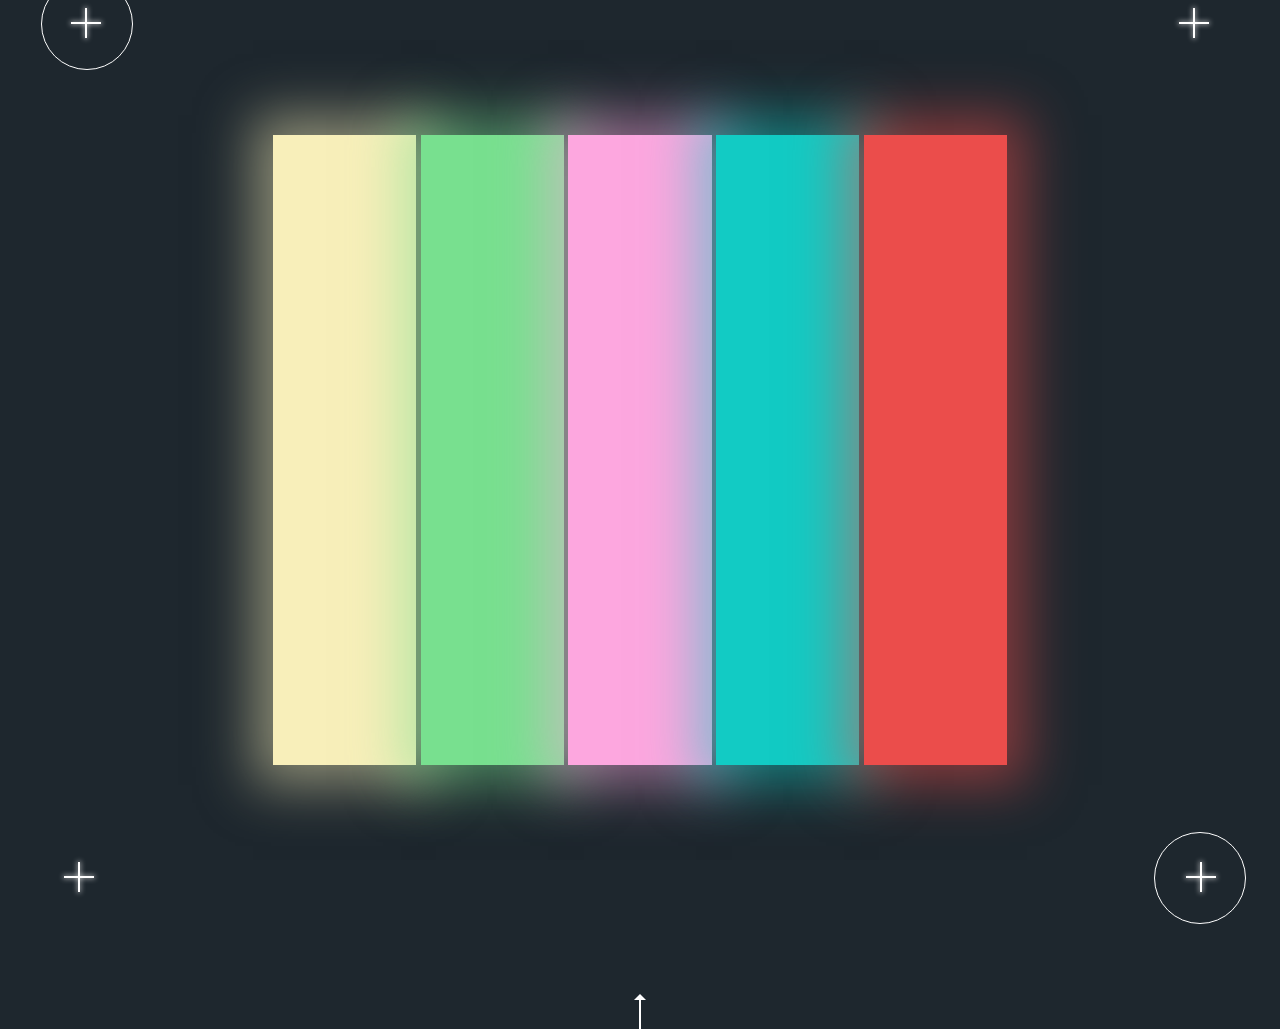
<file: modules/b01/index.html>
<!DOCTYPE html>
<html lang="en" >
<head>
<meta charset="UTF-8">
<meta name="viewport" content="width=device-width, initial-scale=1">
<title>Gladless</title>
<link rel="stylesheet" href="./lib/css/style.css">
<script src="./config.js"></script>
<style>
#canvas {
  position: absolute;
  z-index: 99;
  left: 50%;
  top: -300px;
  transform: translateX(-50%);
  animation:animation99 2s 4.5s ease-out forwards;
  width:1000px;
  height: 300px;
}
@media screen and (max-width: 500px) {
    #canvas{
      width:500px;
      height: 150px;
    }
}
@keyframes animation99{
  0%{opacity:0;top: -300px;}
  35%{opacity:1;top: -100px;}
  52%{opacity:1;top: -110px;}
  70%{opacity:1;top: -100px;}
  83%{opacity:1;top: -105px;}
  100%{opacity:1;top: -100px;}
}
@media screen and (max-width: 500px) {
    @keyframes animation99{
    0%{opacity:0;top: -200px;}
    35%{opacity:1;top: 0px;}
    52%{opacity:1;top: -10px;}
    70%{opacity:1;top: 0px;}
    83%{opacity:1;top: -5px;}
    100%{opacity:1;top: 0px;}
}
}
</style>
</head>

<body>
  <canvas id="canvas" width="1000" height="300"></canvas>

<div class="main-container"> 
  <div class="x x-top">
    <div class="plus left plus-top-left"></div>
    <div class="plus right plus-top-right"></div>
  </div>
  <div class="video">
    <div class="colors">
      <div class="color1 color"></div>
      <div class="color2 color"></div>
      <div class="color3 color"></div>
      <div class="color4 color"></div>
      <div class="color5 color"></div>
    </div>
  </div>
  <div class="x x-bottom">
    <div class="plus left plus-bottom-left"></div>
    <div class="plus right plus-bottom-right"></div>
  </div>
  <!--second elements-->
  <div class="bg"></div>
  <div class="arrow arrow-top">
    <div class="head"></div>
  </div>
  <div class="arrow arrow-bottom">
    <div class="head2"></div>
  </div>
  <div class="big"></div>
  <div class="plus plus-center plus1"></div>
  <div class="plus plus-center plus2"></div>
  <div class="plus plus-center plus3"></div>
  <div class="plus plus-center plus4"></div>
  <div class="center-square"></div>
  <div class="top-text first-text">
    <div class="this">✣&nbsp;</div>
    <div class="is" id="topText">Glad&nbsp;</div>
    <div class="my">✣</div>
  </div>
  <div class="bottom-text first-text">
    <div class="this">ℰ&nbsp;</div>
    <div class="is" id="bottomText">诸君 共饮&nbsp;</div>
    <div class="my">ℨ</div>
  </div>
 
  <div class="projects">
    <div class="row row-first">
		<a href="#" target="_blank"><div class="project binary"></div></a><a target="_blank" href="#"><div class="project arcade"></div></a><a href="#" target="_blank"><div class="project building"></div></a><a  target="_blank" href="#"><div class="project ball"></div></a> 
	  </div>
    <div class="row row-second">
		<a target="_blank" href="#"><div class="project pikachu"></div></a><a target="_blank" href="#"><div class="project torchic"></div></a><a target="_blank" href="#"><div class="project portfolio"></div></a><a target="_blank" href="#"><div class="project ps4"></div></a>
    </div>
  </div>
</div>



<script>
"use strict";
var phrase = Config.boundText
document.title = Config.title
document.querySelector("#topText").innerHTML = Config.topText
  document.querySelector("#bottomText").innerHTML = Config.bottomText
  let arr = document.querySelectorAll(".project", "after")
  for (let i = 0; i < 8; i++) {
    if (Config.categarys[i]) {
      arr[i].innerHTML = "<span>"+Config.categarys[i]+"</span>"
      arr[i].parentNode.href = "./categary" + (i + 1) + "/index.html?name=" + Config.categarys[i]
    } 
  }



var _createClass = function () { function defineProperties(target, props) { for (var i = 0; i < props.length; i++) { var descriptor = props[i]; descriptor.enumerable = descriptor.enumerable || false; descriptor.configurable = true; if ("value" in descriptor) descriptor.writable = true; Object.defineProperty(target, descriptor.key, descriptor); } } return function (Constructor, protoProps, staticProps) { if (protoProps) defineProperties(Constructor.prototype, protoProps); if (staticProps) defineProperties(Constructor, staticProps); return Constructor; }; }();

function _possibleConstructorReturn(self, call) { if (!self) { throw new ReferenceError("this hasn't been initialised - super() hasn't been called"); } return call && (typeof call === "object" || typeof call === "function") ? call : self; }

function _inherits(subClass, superClass) { if (typeof superClass !== "function" && superClass !== null) { throw new TypeError("Super expression must either be null or a function, not " + typeof superClass); } subClass.prototype = Object.create(superClass && superClass.prototype, { constructor: { value: subClass, enumerable: false, writable: true, configurable: true } }); if (superClass) Object.setPrototypeOf ? Object.setPrototypeOf(subClass, superClass) : subClass.__proto__ = superClass; }

function _classCallCheck(instance, Constructor) { if (!(instance instanceof Constructor)) { throw new TypeError("Cannot call a class as a function"); } }


var TWOPI = Math.PI * 2;

function distance(x1, y1, x2, y2) {
  var dx = x1 - x2;
  var dy = y1 - y2;
  return Math.sqrt(dx * dx + dy * dy);
}

var gravity = 0.8;

// VNode class

var VNode = function () {
  function VNode(node) {
    _classCallCheck(this, VNode);

    this.x = node.x || 0;
    this.y = node.y || 0;
    this.oldX = this.x;
    this.oldY = this.y;
    this.w = node.w || 2;
    this.angle = node.angle || 0;
    this.gravity = node.gravity || gravity;
    this.mass = node.mass || 1.0;

    this.color = node.color;
    this.letter = node.letter;

    this.pointerMove = node.pointerMove;
    this.fixed = node.fixed;
  }
  // verlet integration


  _createClass(VNode, [{
    key: 'integrate',
    value: function integrate(pointer) {

      if (this.lock && (!this.lockX || !this.lockY)) {
        this.lockX = this.x;
        this.lockY = this.y;
      }

      if (this.pointerMove && pointer && distance(this.x, this.y, pointer.x, pointer.y) < this.w + pointer.w) {
        this.x += (pointer.x - this.x) / (this.mass * 18);
        this.y += (pointer.y - this.y) / (this.mass * 18);
      } else if (this.lock) {
        this.x += (this.lockX - this.x) * this.lock;
        this.y += (this.lockY - this.y) * this.lock;
      }

      if (!this.fixed) {
        var x = this.x;
        var y = this.y;
        this.x += this.x - this.oldX;
        this.y += this.y - this.oldY + this.gravity;
        this.oldX = x;
        this.oldY = y;
      }
    }
  }, {
    key: 'set',
    value: function set(x, y) {
      this.oldX = this.x = x;
      this.oldY = this.y = y;
    }
    // draw node

  }, {
    key: 'draw',
    value: function draw(ctx) {
      if (!this.color) {
        return;
      }
      // ctx.globalAlpha = 0.8;
      ctx.translate(this.x, this.y);
      ctx.rotate(this.angle);
      ctx.fillStyle = this.color;

      ctx.beginPath();
      if (this.letter) {
        ctx.globalAlpha = 1;
        ctx.rotate(Math.PI / 2);

        ctx.rect(-7, 0, 14, 1);

        ctx.textAlign = 'center';
        ctx.textBaseline = 'middle';
        ctx.font = 'bold 44px "Bebas Neue", monospace';
        ctx.fillStyle = '#000';
        ctx.fillText(this.letter, 0, this.w * .25 + 4);

        ctx.fillStyle = this.color;
        ctx.fillText(this.letter, 0, this.w * .25);
      } else {
        ctx.globalAlpha = 0.2;
        ctx.rect(-this.w, -this.w, this.w * 2, this.w * 2);
        // ctx.arc(this.x, this.y, this.w, 0, 2 * Math.PI);
      }
      ctx.closePath();
      ctx.fill();
      ctx.setTransform(1, 0, 0, 1, 0, 0);
    }
  }]);

  return VNode;
}();
// constraint class


var Constraint = function () {
  function Constraint(n0, n1, stiffness) {
    _classCallCheck(this, Constraint);

    this.n0 = n0;
    this.n1 = n1;
    this.dist = distance(n0.x, n0.y, n1.x, n1.y);
    this.stiffness = stiffness || 0.5;
    this.firstRun = true;
  }
  // solve constraint


  _createClass(Constraint, [{
    key: 'solve',
    value: function solve() {
      var dx = this.n0.x - this.n1.x;
      var dy = this.n0.y - this.n1.y;

      var newAngle = Math.atan2(dy, dx);
      this.n1.angle = newAngle;

      var currentDist = distance(this.n0.x, this.n0.y, this.n1.x, this.n1.y);
      var delta = this.stiffness * (currentDist - this.dist) / currentDist;
      dx *= delta;
      dy *= delta;

      if (this.firstRun) {
        this.firstRun = false;
        if (!this.n1.fixed) {
          this.n1.x += dx;
          this.n1.y += dy;
        }
        if (!this.n0.fixed) {
          this.n0.x -= dx;
          this.n0.y -= dy;
        }
        return;
      }

      var m1 = this.n0.mass + this.n1.mass;
      var m2 = this.n0.mass / m1;
      m1 = this.n1.mass / m1;

      if (!this.n1.fixed) {
        this.n1.x += dx * m2;
        this.n1.y += dy * m2;
      }
      if (!this.n0.fixed) {
        this.n0.x -= dx * m1;
        this.n0.y -= dy * m1;
      }
    }
    // draw constraint

  }, {
    key: 'draw',
    value: function draw(ctx) {
      ctx.globalAlpha = 0.9;
      ctx.beginPath();
      ctx.moveTo(this.n0.x, this.n0.y);
      ctx.lineTo(this.n1.x, this.n1.y);
      ctx.strokeStyle = "#fff";
      ctx.stroke();
    }
  }]);

  return Constraint;
}();

var Rope = function () {
  function Rope(rope) {
    _classCallCheck(this, Rope);

    var x = rope.x,
        y = rope.y,
        length = rope.length,
        points = rope.points,
        vertical = rope.vertical,
        fixedEnds = rope.fixedEnds,
        startNode = rope.startNode,
        letter = rope.letter,
        endNode = rope.endNode,
        stiffness = rope.stiffness,
        constrain = rope.constrain,
        gravity = rope.gravity,
        pointerMove = rope.pointerMove;


    this.stiffness = stiffness || 1;
    this.nodes = [];
    this.constraints = [];
    if (letter === ' ') {
      return this;
    }

    var dist = length / points;

    for (var i = 0, _last = points - 1; i < points; i++) {

      var size = letter && i === _last ? 15 : 2;
      var spacing = dist * i + size;
      var node = new VNode({
        w: size,
        mass: .1, //(i === last ? .5 : .1),
        fixed: fixedEnds && (i === 0 || i === _last)
      });

      node = i === 0 && startNode || i === _last && endNode || node;

      node.gravity = gravity;
      //node.pointerMove = pointerMove;

      if (i === _last && letter) {
        node.letter = letter;
        node.color = '#FFF';
        node.pointerMove = true;
      }

      node.oldX = node.x = x + (!vertical ? spacing : 0);
      node.oldY = node.y = y + (vertical ? spacing : 0);

      this.nodes.push(node);
    }

    constrain ? this.makeConstraints() : null;
  }

  _createClass(Rope, [{
    key: 'makeConstraints',
    value: function makeConstraints() {
      for (var i = 1; i < this.nodes.length; i++) {
        this.constraints.push(new Constraint(this.nodes[i - 1], this.nodes[i], this.stiffness));
      }
    }
  }, {
    key: 'run',
    value: function run(pointer) {
      // integration
      var _iteratorNormalCompletion = true;
      var _didIteratorError = false;
      var _iteratorError = undefined;

      try {
        for (var _iterator = this.nodes[Symbol.iterator](), _step; !(_iteratorNormalCompletion = (_step = _iterator.next()).done); _iteratorNormalCompletion = true) {
          var n = _step.value;

          n.integrate(pointer);
        }
        // solve constraints
      } catch (err) {
        _didIteratorError = true;
        _iteratorError = err;
      } finally {
        try {
          if (!_iteratorNormalCompletion && _iterator.return) {
            _iterator.return();
          }
        } finally {
          if (_didIteratorError) {
            throw _iteratorError;
          }
        }
      }

      for (var i = 0; i < 5; i++) {
        var _iteratorNormalCompletion2 = true;
        var _didIteratorError2 = false;
        var _iteratorError2 = undefined;

        try {
          for (var _iterator2 = this.constraints[Symbol.iterator](), _step2; !(_iteratorNormalCompletion2 = (_step2 = _iterator2.next()).done); _iteratorNormalCompletion2 = true) {
            var _n = _step2.value;

            _n.solve();
          }
        } catch (err) {
          _didIteratorError2 = true;
          _iteratorError2 = err;
        } finally {
          try {
            if (!_iteratorNormalCompletion2 && _iterator2.return) {
              _iterator2.return();
            }
          } finally {
            if (_didIteratorError2) {
              throw _iteratorError2;
            }
          }
        }
      }
    }

    // draw(ctx) {
    //   // draw constraints
    //   this.constraints.forEach(n => {
    //     n.draw(ctx);
    //   });
    //   // draw nodes
    //   this.nodes.forEach(n => {
    //     n.draw(ctx);
    //   })
    // }

  }, {
    key: 'draw',
    value: function draw(ctx) {

      var vertices = Array.from(this.constraints).reduce(function (p, c, i, a) {
        p.push(c.n0);
        if (i == a.length - 1) p.push(c.n1);
        return p;
      }, []);

      var h = function h(x, y) {
        return Math.sqrt(x * x + y * y);
      };
      var tension = 0.5;

      if (!vertices.length) return;

      var controls = vertices.map(function () {
        return null;
      });
      for (var i = 1; i < vertices.length - 1; ++i) {
        var previous = vertices[i - 1];
        var current = vertices[i];
        var next = vertices[i + 1];

        var rdx = next.x - previous.x,
            rdy = next.y - previous.y,
            rd = h(rdx, rdy),
            dx = rdx / rd,
            dy = rdy / rd;

        var dp = h(current.x - previous.x, current.y - previous.y),
            dn = h(current.x - next.x, current.y - next.y);

        var cpx = current.x - dx * dp * tension,
            cpy = current.y - dy * dp * tension,
            cnx = current.x + dx * dn * tension,
            cny = current.y + dy * dn * tension;

        controls[i] = {
          cp: {
            x: cpx,
            y: cpy
          },
          cn: {
            x: cnx,
            y: cny
          }
        };
      }

      controls[0] = {
        cn: {
          x: (vertices[0].x + controls[1].cp.x) / 2,
          y: (vertices[0].y + controls[1].cp.y) / 2
        }
      };

      controls[vertices.length - 1] = {
        cp: {
          x: (vertices[vertices.length - 1].x + controls[vertices.length - 2].cn.x) / 2,
          y: (vertices[vertices.length - 1].y + controls[vertices.length - 2].cn.y) / 2
        }
      };

      // Draw vertices & control points
      // ctx.fillStyle = 'blue';
      // ctx.fillRect(vertices[0].x, vertices[0].y, 4, 4);
      // for (let i = 1; i < vertices.length; ++i)
      // {
      //  const v = vertices[i];
      //  const ca = controls[i - 1];
      //  const cb = controls[i];
      //  ctx.fillStyle = 'blue';
      //  ctx.fillRect(v.x, v.y, 4, 4);
      //  ctx.fillStyle = 'green';
      //  ctx.fillRect(ca.cn.x, ca.cn.y, 4, 4);
      //  ctx.fillRect(cb.cp.x, cb.cp.y, 4, 4);
      // }

      ctx.globalAlpha = 0.9;
      ctx.beginPath();
      ctx.moveTo(vertices[0].x, vertices[0].y);
      for (var _i = 1; _i < vertices.length; ++_i) {
        var v = vertices[_i];
        var ca = controls[_i - 1];
        var cb = controls[_i];

        ctx.bezierCurveTo(ca.cn.x, ca.cn.y, cb.cp.x, cb.cp.y, v.x, v.y);
      }
      ctx.strokeStyle = 'white';
      ctx.stroke();
      ctx.closePath();

      // draw nodes
      this.nodes.forEach(function (n) {
        n.draw(ctx);
      });
    }
  }]);

  return Rope;
}();

// Pointer class


var Pointer = function (_VNode) {
  _inherits(Pointer, _VNode);

  function Pointer(canvas) {
    _classCallCheck(this, Pointer);

    var _this = _possibleConstructorReturn(this, (Pointer.__proto__ || Object.getPrototypeOf(Pointer)).call(this, {
      x: 0,
      y: 0,
      w: 8,
      color: '#F00',
      fixed: true
    }));

    _this.elem = canvas;
    canvas.addEventListener("mousemove", function (e) {
      return _this.move(e);
    }, false);
    canvas.addEventListener("touchmove", function (e) {
      return _this.move(e);
    }, false);
    return _this;
  }

  _createClass(Pointer, [{
    key: 'move',
    value: function move(e) {
      var touchMode = e.targetTouches;
      var pointer = e;
      if (touchMode) {
        e.preventDefault();
        pointer = touchMode[0];
      }
      var rect = this.elem.getBoundingClientRect();
      var cw = this.elem.width;
      var ch = this.elem.height;

      // get the scale based on actual width;
      var sx = cw / this.elem.offsetWidth;
      var sy = ch / this.elem.offsetHeight;

      this.x = (pointer.clientX - rect.left) * sx;
      this.y = (pointer.clientY - rect.top) * sy;
    }
  }]);

  return Pointer;
}(VNode);

var Scene = function () {
  function Scene(canvas) {
    _classCallCheck(this, Scene);

    this.draw = true;
    this.canvas = canvas;
    this.ctx = canvas.getContext('2d');

    this.nodes = new Set();
    this.constraints = new Set();
    this.ropes = [];

    this.pointer = new Pointer(canvas);
    this.nodes.add(this.pointer);

    this.run = this.run.bind(this);
    this.addRope = this.addRope.bind(this);
    this.add = this.add.bind(this);
  }

  // animation loop


  _createClass(Scene, [{
    key: 'run',
    value: function run() {
      var _this2 = this;

      // if (!canvas.isConnected) {
      //   return;
      // }
      requestAnimationFrame(this.run);
      // clear screen
      this.ctx.clearRect(0, 0, this.canvas.width, this.canvas.height);

      this.ropes.forEach(function (rope) {
        rope.run(_this2.pointer);
      });

      this.ropes.forEach(function (rope) {
        rope.draw(_this2.ctx);
      });

      // // integration
      // for (let n of nodes) {
      //   n.integrate(pointer);
      // }
      // solve constraints
      // for (let i = 0; i < 4; i++) {
      //   for (let n of constraints) {
      //     n.solve();
      //   }
      // }
      // // draw constraints
      // for (let n of constraints) {
      //   n.draw(ctx);
      // }
      // draw nodes
      var _iteratorNormalCompletion3 = true;
      var _didIteratorError3 = false;
      var _iteratorError3 = undefined;

      try {
        for (var _iterator3 = this.nodes[Symbol.iterator](), _step3; !(_iteratorNormalCompletion3 = (_step3 = _iterator3.next()).done); _iteratorNormalCompletion3 = true) {
          var n = _step3.value;

          n.draw(this.ctx);
        }
      } catch (err) {
        _didIteratorError3 = true;
        _iteratorError3 = err;
      } finally {
        try {
          if (!_iteratorNormalCompletion3 && _iterator3.return) {
            _iterator3.return();
          }
        } finally {
          if (_didIteratorError3) {
            throw _iteratorError3;
          }
        }
      }
    }
  }, {
    key: 'addRope',
    value: function addRope(rope) {
      this.ropes.push(rope);
    }
  }, {
    key: 'add',
    value: function add(struct) {

      // load nodes
      for (var n in struct.nodes) {
        this.nodes.add(struct.nodes[n]);
        /*
       const node = new Node(struct.nodes[n]);
       struct.nodes[n].id = node;
       nodes.add(node);
       */
      }

      // load constraints
      for (var i = 0; i < struct.constraints.length; i++) {
        var c = struct.constraints[i];
        this.constraints.add(c);
        /*
        new Constraint(
          struct.nodes[c[0]].id,
          struct.nodes[c[1]].id
        )
       );
       */
      }
    }
  }]);

  return Scene;
}();

var scene = new Scene(document.querySelector('#canvas'));

scene.run();

// const pointer = new Pointer(canvas);



var r = new Rope({
  x: scene.canvas.width * 0.15,
  y: 40,
  length: scene.canvas.width * 0.7,
  points: phrase.length,
  vertical: false,
  dangleEnd: false,
  fixedEnds: true,
  stiffness: 1.5,
  constrain: false,
  gravity: 0.1
});

var center = r.nodes.length / 2;

var ropes = r.nodes.map(function (n, i) {

  n.set(n.x, 60 + 80 * (1 - Math.abs((center - i) % center / center)));

  if (phrase[i] !== ' ') {

    //if ( i !== 0 && i !== r.nodes.length - 1 ) {
    return new Rope({
      startNode: n,
      x: n.x,
      y: n.y,
      length: 60,
      points: 4,
      letter: phrase[i],
      vertical: true,
      stiffness: 1, //2.5,,
      constrain: false,
      gravity: 0.5
    });
  }

  //}
});

var first = r.nodes[0];
var last = r.nodes[r.nodes.length - 1];

first.set(2, -2);
last.set(scene.canvas.width - 2, -2);

r.makeConstraints();

ropes = ropes;
scene.addRope(r);
ropes.filter(function (r) {
  return r;
}).forEach(function (r) {
  r.makeConstraints();
  scene.addRope(r);
});</script>

</body>
</html>
</file>
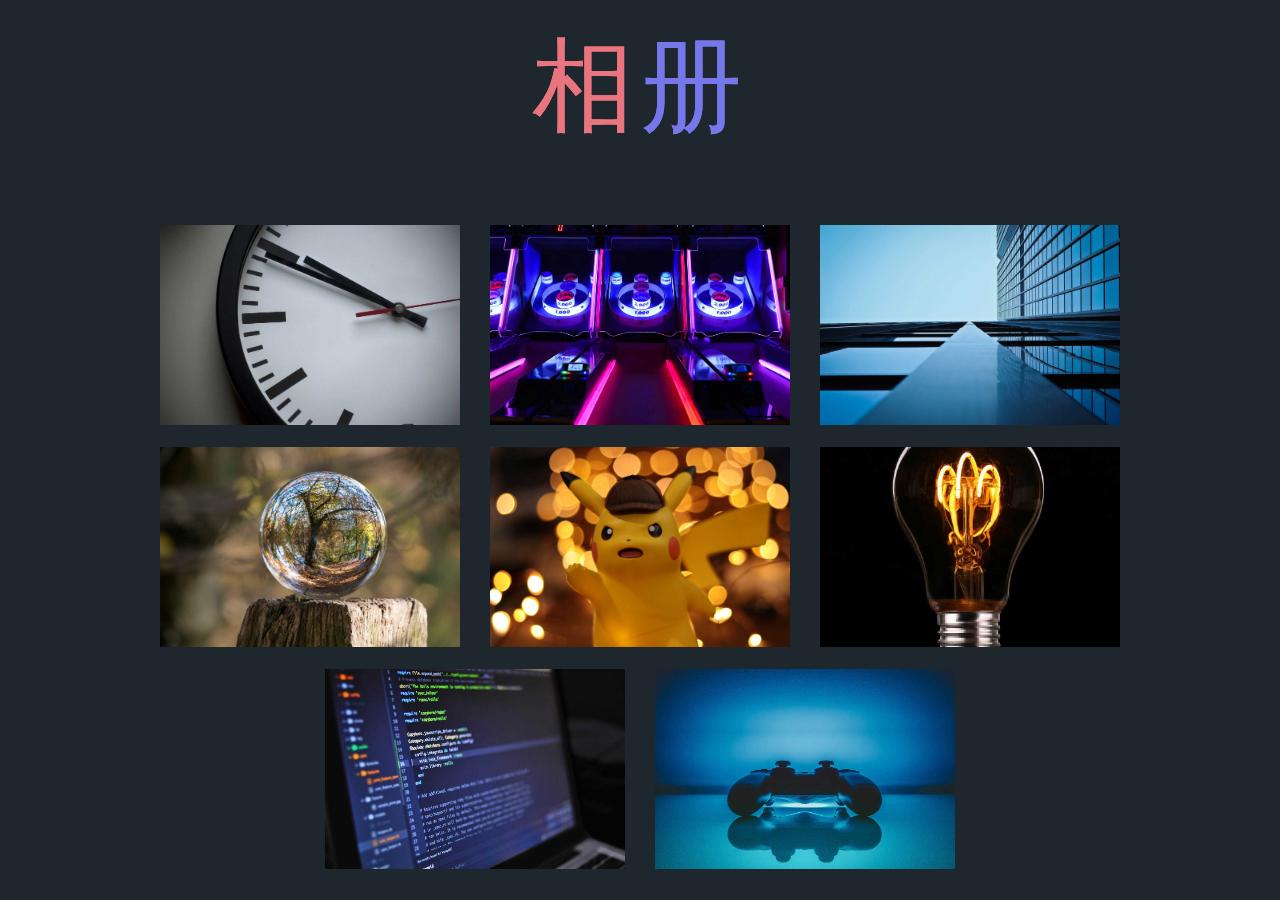
<file: modules/b01/categary1/index.html>
<!DOCTYPE html>
<html lang="zh">
<head>
	<meta charset="UTF-8">
	<meta http-equiv="X-UA-Compatible" content="IE=edge,chrome=1"> 
	<meta name="viewport" content="width=device-width, initial-scale=1.0">
	<title>Photos</title>
	<link rel="stylesheet" href="css/style.css">
    <link type="text/css" rel="stylesheet" href="css/swing.css" />
	
</head>
<body>
	<section class="content content--layout" style="height:140px;margin-top: 50px">
    <h4 class="word word--swing">分类</h4>
  </section>
	<div style="width:80%;height:calc(100% - 240px);margin: 2vw auto 0 auto;overflow-y: auto;">
		<div class="spotlight-group"></div>
	</div>
    
   
	
	 <script src="./config.js"></script>
	 <script type="text/javascript">
    document.documentElement.className = "js";
    var supportsCssVars = function() {
        var e, t = document.createElement("style");
        return t.innerHTML = "root: { --tmp-var: bold; }", document.head.appendChild(t), e = !!(window.CSS && window.CSS.supports && window.CSS.supports("font-weight", "var(--tmp-var)")), t.parentNode.removeChild(t), e
    };
    supportsCssVars() || alert("Please view this demo in a modern browser that supports CSS Variables.");
</script>
    <script type="text/javascript">
        let title =  decodeURI(location.href.split("?name=")[1] || '相册')
        document.querySelector(".word--swing").innerHTML = title
        document.title = title
        let group = document.querySelector('.spotlight-group')
        Config.forEach((e, i) => {
            group.innerHTML += `
                <div class="spotlight image" data-src="./img/` + Config[i] + `" style="background-image:url(./img/`+Config[i]+`)"></div>
            `
        })
    </script>
	<script src="js/spotlight.bundle.js"></script>
	<script type="text/javascript" src="js/charming.min.js"></script> 
	<script type="text/javascript" src="js/anime.min.js"></script> 
	<script type="text/javascript" src="js/demo.js"></script>
</body>
</html>
</file>
<file: modules/b01/lib/css/style.css>
body{
  background-color:#1e272e;
  overflow:hidden;
  font-family: 'Exo 2', sans-serif;
}

.video{
  width: 70%;
  height:70%;
  margin: auto;
  position: absolute;
  top: 50%; left: 50%;
  -webkit-transform: translate(-50%,-50%);
      -ms-transform: translate(-50%,-50%);
          transform: translate(-50%,-50%);
}

.colors{
  position:absolute;
  top:0;
  left:0;
  right:0;
  bottom:0;
  text-align:center;
  animation: animation1-1 1.5s ease forwards;
 
}

.color{
  display:inline-block;
  width:16%;
  height:100%;
  animation: animation1 1.5s ease forwards;
}

.color1{
  background-color:rgba(248, 239, 186,1.0);
  box-shadow: 0px 0px 50px 20px rgba(248, 239, 186,.5);
}

.color2{
  background-color:rgba(120, 224, 143,1.0);
  box-shadow: 0px 0px 50px 20px rgba(120, 224, 143,.5);
}

.color3{
  background-color:rgba(253, 167, 223,1.0);
  box-shadow: 0px 0px 50px 20px rgba(253, 167, 223,.5);
}

.color4{
  background-color:rgba(18, 203, 196,1.0);
  box-shadow: 0px 0px 50px 20px rgba(18, 203, 196,.5);
}

.color5{
  background-color:rgba(235, 77, 75,1.0);
  box-shadow: 0px 0px 50px 20px rgba(235, 77, 75,.5);
}

.x{
  width:90%;
  height:30px;
  margin:0 auto;
  position:relative;
}

.x-bottom{
  position:absolute;
  bottom:8px;
  left:0;
  right:0;
}

.plus{
  position:relative;
  height:30px;
  width:30px;
}

.plus:after{
  background-color:white;
  content:"";
  height:30px;
  width:2px;
  color:white;
  position:absolute;
  margin-left:14px;
  box-shadow:0px 0px 5px 1px rgba(255,255,255,.5);
}

.plus:before{
  margin-top:14px;
  background-color:white;
  content:"";
  height:2px;
  width:30px;
  color:white;
  position:absolute;
  box-shadow:0px 0px 5px 1px rgba(255,255,255,.5);
}

.right{
  position:absolute;
  right:0;
  top:0;
}

.left{
  position:absolute;
  left:0;
  top:0;
}

@keyframes animation1{
  0%{margin-left:0%;margin-right:0%;width:16%;transform:scale(1);}
  50%{margin-left:6%;margin-right:6%;width:5%;transform:scale(1);}
  70%{margin-left:6%;margin-right:6%;width:5%;transform:scale(2);}
  90%{margin-left:0%;margin-right:0%;width:5%;transform:scale(.1);}
  100%{margin-left:2%;margin-right:2%;width:5%;transform:scale(0);}
}

@keyframes animation1-1{
  0%{transform:scale(1);}
  50%{transform:scale(1);}
  70%{transform:scale(2);}
  100%{transform:scale(1);}
}

.x-top:after{
  content:"";
  position:absolute;
  color:white;
  height:90px;
  width:90px;
  border-radius:50%;
  border:1px solid white;
  top:-30px;
  left:-30px;
  animation:animation2 1.5s ease forwards;
}

.x-bottom:after{
  content:"";
  position:absolute;
  color:white;
  height:90px;
  width:90px;
  border-radius:50%;
  border:1px solid white;
  top:-30px;
  right:-30px;
  animation:animation2 1.5s ease forwards;
}

.x-top{
  animation:animation3 1.5s ease forwards;
}

.x-bottom{
  animation:animation4 1.5s ease forwards;
}

@keyframes animation2{
  0%{opacity:0;transform:scale(1);}
  1%{opacity:1;transform:scale(1);}
  2%{opacity:0;transform:scale(1);}
  50%{opacity:1;transform:scale(1.5);}
  70%{opacity:1;transform:scale(.5);}
  100%{opacity:0;transform:scale(0);}
}

@keyframes animation3{
  0%{width:90%;transform:translateY(0%);}
  80%{width:90%;transform:translateY(0%);opacity:1}
  100%{width:0px;transform:translateY(800%);opacity:0;}
}

@keyframes animation4{
  0%{width:90%;transform:translateY(0%);}
  80%{width:90%;transform:translateY(0%);opacity:1}
  100%{width:0px;transform:translateY(-800%);opacity:0;}
}

/*SECOND ELEMENTS*/

.plus-center{
  margin: auto;
  position: absolute;
  top: calc(50% - 15px); left: calc(50% - 15px);
}

.plus-center{
  opacity:0;
}

.plus-center:after{
  box-shadow:0px 0px 5px 1px rgba(255,255,255,.2);
}

.plus-center:before{
  box-shadow:0px 0px 5px 1px rgba(255,255,255,.2);
}

@keyframes animation5{
  0%{opacity:0;}
  10%{opacity:1;}
  20%{opacity:1;transform:rotate(0deg);}
  70%{opacity:1;transform:rotate(880deg);}
  100%{opacity:1;transform:rotate(900deg);}
}

.first-text div{
  display:inline-block;
  color:white;
  opacity:0;
}

.first-text{
 margin-left:10px!important;
}

.top-text{
  position:absolute;
  left:0;
  right:0;
  margin: 0 auto;
  top:20px;
  text-align:center;
}

.bottom-text{
  position:absolute;
  left:0;
  right:0;
  bottom:20px;
  margin: 0 auto;
  text-align:center;
}

.this{
  animation: animation6 1s ease forwards;
  animation-delay:1.3s;
}

.my{
  animation: animation7 1s ease forwards;
  animation-delay:1.3s;
}

.is{
  animation: animation8 1s ease forwards;
  animation-delay:1.3s;
}

@keyframes animation6{
  0%{opacity:0;transform:translate(-20px);}
  100%{opacity:1;transform:translate(0px);}
}

@keyframes animation7{
  0%{opacity:0;transform:translate(20px);}
  100%{opacity:1;transform:translate(0px);}
}

@keyframes animation8{
  0%{opacity:0;}
  100%{opacity:1;}
}

@keyframes animation9{
  0%{font-size:14px;}
  20%{font-size:25px;top:20px;}
  22%{font-size:25px;top:20px;filter:blur(3px);}
  32%{font-size:25px;top:20px;filter:blur(0px);}
  80%{font-size:25px;top:20px;filter:blur(0px);}
  82%{font-size:25px;top:20px;filter:blur(3px);}
  85%{font-size:25px;top:20px;filter:blur(0px);}
  100%{font-size:25px;top:-100px;}
}

@keyframes animation10{
  0%{font-size:14px;}
  20%{font-size:25px;bottom:20px;filter:blur(0px);}
  22%{font-size:25px;bottom:20px;filter:blur(3px);}
  32%{font-size:25px;bottom:20px;filter:blur(0px);}
  80%{font-size:25px;bottom:20px;}
  100%{font-size:25px;bottom:-100px;}
}

.top-text{
  animation: animation9 2s ease forwards;
  animation-delay:2.3s;
}

.bottom-text{
  animation: animation10 2s ease forwards;
  animation-delay:2.3s;
}

.center-square{
  border:2px solid white;
  height:100px;
  width:200px;
  margin: auto;
  position: absolute;
  top: 50%; left: 50%;
  -webkit-transform: translate(-50%,-50%);
      -ms-transform: translate(-50%,-50%);
          transform: translate(-50%,-50%);
  animation: animation11 linear 1s forwards;
  opacity:0;
  animation-delay:2.3s;
}

@keyframes animation11{
  0%{opacity:1;}
  5%{opacity:0;}
  10%{opacity:1;}
  23.9%{opacity:0;width:100px;}
  24%{opacity:1;}
  25%{opacity:0;}
  60%{opacity:1;}
  100%{opacity:0;}
}

@keyframes animation12{
  0%{top: calc(50% - 15px); left: calc(50% - 15px);opacity:1;}
  /*60%{top: calc(30% - 15px); left: calc(20% - 15px);opacity:1;transform:rotate(0deg);}*/
  60%{top: calc(30% - 15px); left: calc(10% - 15px);opacity:1;transform:rotate(-315deg);}
  100%{top: calc(30% - 15px); left: calc(10% - 15px);opacity:1;transform:rotate(45deg);}
}

.plus1{
  animation: animation5 5s ease forwards 1.3s, animation12 1s ease forwards 4s;
}

.plus2{
  animation: animation5 5s ease forwards 1.3s, animation13 1s ease forwards 4s;
}

.plus3{
  animation: animation5 5s ease forwards 1.3s, animation14 1s ease forwards 4s;
}


.plus4{
  animation: animation5 5s ease forwards 1.3s, animation15 1s ease forwards 4s;
}


@keyframes animation13{
  0%{top: calc(50% - 15px); left: calc(50% - 15px);opacity:1;}
  /*60%{top: calc(30% - 15px); left: calc(80% - 15px);opacity:1;transform:rotate(0deg);}*/
  60%{top: calc(30% - 15px); left: calc(90% - 15px);opacity:1;transform:rotate(-315deg);}
  100%{top: calc(30% - 15px); left: calc(90% - 15px);opacity:1;transform:rotate(45deg);}
}

@keyframes animation14{
  0%{top: calc(50% - 15px); left: calc(50% - 15px);opacity:1;}
  /*60%{top: calc(80% - 15px); left: calc(20% - 15px);opacity:1;transform:rotate(0deg);}*/
  60%{top: calc(90% - 15px); left: calc(10% - 15px);opacity:1;transform:rotate(405deg);}
  100%{top: calc(90% - 15px); left: calc(10% - 15px);opacity:1;transform:rotate(45deg);}
}

@keyframes animation15{
  0%{top: calc(50% - 15px); left: calc(50% - 15px);opacity:1;}
  /*60%{top: calc(80% - 15px); left: calc(80% - 15px);opacity:1;transform:rotate(0deg);}*/
  60%{top: calc(90% - 15px); left: calc(90% - 15px);opacity:1;transform:rotate(405deg);}
  100%{top: calc(90% - 15px); left: calc(90% - 15px);opacity:1;transform:rotate(45deg);}
}

.projects{
  width: 0%;
  height:0%;
  margin: auto;
  position: absolute;
  top: 60%; left: 50%;
  -webkit-transform: translate(-50%,-50%);
      -ms-transform: translate(-50%,-50%);
          transform: translate(-50%,-50%);
  background-color:black;
  animation:animation16 .9s ease forwards;
  animation-delay:4.1s;
}

.row{
  height:50%;
}

.row-first{
  opacity:0;
  animation:animation17 1s ease forwards;
  animation-delay:4.3s;
}

.row-second{
  opacity:0;
  animation:animation17 1s ease forwards;
  animation-delay:4.3s;
}

.row .project{
  display:inline-block;
  width:25%;
  height:100%;
  vertical-align:top;
  color:white;
  background-size:cover;
  font-weight:Bold;
  position:relative;
}

@keyframes animation17{
  0%{transform:translateY(-10px);opacity:0;}
  100%{transform:translateY(0px);opacity:1;}
}

@keyframes animation18{
  0%{transform:translate(-20px);opacity:0;}
  100%{transform:translate(0px);opacity:1;}
}

.project{
  animation:animation19 .1s linear;
  animation-delay:5s;
}

@keyframes animation19{
  0%{transform:skew(0deg);}
  100%{transform:skew(60deg);}
}

@keyframes animation16{
  0%{width:0%;height:0%;}
  100%{width:70%;height:60%;}
}

.project{
  cursor:pointer;
  transition:all .3s ease;
}

.row-first:hover{
  z-index:99;
  position:relative;
}

.project:hover{
  position:relative;
  transform:scale(1.1);
  z-index:99;
  box-shadow:0px 0px 15px 10px rgba(255, 255, 255,.1);
  transition: all .3s ease;
}

.binary{
  background-image: url("../../img/1.jpg");
}

.arcade{
  background-image: url("../../img/2.jpg");
}

.building{
  background-image: url("../../img/3.jpg");
}

.ball{
  background-image: url("../../img/4.jpg");
}

.pikachu{
  background-image: url("../../img/5.jpg");
  background-position:top;
}

.torchic{
  background-image: url("../../img/6.jpg");
  background-position:Center;
}

.bulb{
  background-image: url("../../img/7.jpg");
  background-position:Center;
}

.portfolio{
  background-image: url("../../img/8.jpg");
}

.ps4{
  background-image: url("../../img/2.jpg");
  background-position:center;
}

/*.binary:after{
  content:"Categary 1";
  position:absolute;
  bottom:10px;
  left:10px;
  text-shadow:2px 2px rgba(0,0,0,.7);
}*/

/*.arcade:after{
  content:"Categary 2";
  position:absolute;
  bottom:10px;
  left:10px;
  text-shadow:2px 2px rgba(0,0,0,.7);
}

.building:after{
  content:"Categary 3";
  position:absolute;
  bottom:10px;
  left:10px;
  text-shadow:2px 2px rgba(0,0,0,.7);
}


.ball:after{
  content:"Categary 4";
  position:absolute;
  bottom:10px;
  left:10px;
  text-shadow:2px 2px rgba(0,0,0,.7);
}

.pikachu:after{
  content:"Categary 5";
  position:absolute;
  bottom:10px;
  left:10px;
  text-shadow:2px 2px rgba(0,0,0,.7);
}

.torchic:after{
  content:"Categary 6";
  position:absolute;
  bottom:10px;
  left:10px;
  text-shadow:2px 2px rgba(0,0,0,.7);
}*/

/*.bulb:after{
  content:"Categary 8";
  position:absolute;
  bottom:10px;
  left:10px;
  text-shadow:2px 2px rgba(0,0,0,.7);
}*/

/*.portfolio:after{
  content:"Categary 7";
  position:absolute;
  bottom:10px;
  left:10px;
  text-shadow:2px 2px rgba(0,0,0,.7);
}
*/
/*.ps4:after{
  content:"Categary 8";
  position:absolute;
  bottom:10px;
  left:10px;
  text-shadow:2px 2px rgba(0,0,0,.7);
}
*/
.project{
  font-size:12px;
  position: relative;
}
.project span {
  position: absolute;
 text-shadow:2px 2px rgba(0,0,0,.7);
 left:10px;
 bottom: 10px;
}



.head{
  width: 0; 
  height: 0; 
  border-left: 6px solid transparent;
  border-right: 6px solid transparent;
  border-top: 6px solid #fff;
  position:absolute;
  left:0;
  right:0;
  margin: auto;
  top:-100px;
  animation: arrow-top 1s ease forwards;
  animation-delay:3.6s;
}

.head:after{
  content:"";
  height:30px;
  width:2px;
  left:-1px;
  background-color:white;
  position:absolute;
  top:-35px;
}

@keyframes arrow-top{
  0%{top:-35px;opacity:1;}
  50%{top:50%;opacity:1;}
  100%{top:50%;opacity:0;}
}

/**/

.head2{
  width: 0; 
  height: 0; 
  border-left: 6px solid transparent;
  border-right: 6px solid transparent;
  border-bottom: 6px solid #fff;
  position:absolute;
  left:0;
  right:0;
  margin: auto;
  bottom:-100px;
  animation: arrow-bottom 1s ease forwards;
  animation-delay:3.6s;
}

.head2:after{
  content:"";
  height:30px;
  width:2px;
  left:-1px;
  background-color:white;
  position:absolute;
  bottom:-35px;
}

@keyframes arrow-bottom{
  0%{bottom:-35px;opacity:1;}
  50%{bottom:50%;opacity:1;}
  100%{bottom:50%;opacity:0;}
}

.bg{
  font-family: 'Montserrat', sans-serif;
  color:rgba(255,255,255,.1);
  font-size:105px;
  position:fixed;
  top: 50%;
  bottom: 0;
  margin: auto;
  left: -200px;
  right: inherit;transform-origin: top;
  opacity:0;
  animation:bg 1s ease forwards;
  animation-delay:5s;
  transform:rotate(-90deg);
}

@keyframes bg{
  0%{opacity:0;filter:blur(10px)}
  100%{opacity:1;filter:blur(0px);}
}

.big{
  position:absolute;
  bottom:0px;
  right:-300px;
  font-size:75px;
  font-weigh:bold;
  color:rgba(255,255,255,.3);
  animation: big .3s ease forwards;
  font-family: 'Montserrat', sans-serif;
  animation-delay:2.3s;
  opacity:0;
}

@keyframes big{
  0%{opacity:0;filter:blur(5px);}
  50%{opacity:1;filter:blur(0px);}{
  100%{opacity:0;filter:blur(5px);}
}
</file>
<file: modules/b01/categary1/css/style.css>
html, body{
    width: 100%;
    height: 100%;
    margin: 0;
    padding: 0;
    border: 0;
    font-family: Aral, Helvetica, sans-serif;
    text-align: center;
    background-color: #1e272e;
    overflow:hidden;
}
a{
    display: inline-block;
}
b{
    display: block;
    padding: 10px;
}
button{
    padding: 5px 10px;
}
img,
.image{
    width: 30vw;
    max-width: 300px;
    margin: 1vh 1vw;
}
.image{
    display: inline-block;
    height: 20vw;
    max-height: 200px;
    background-position: center center;
    background-repeat: no-repeat;
    background-size: cover;
}
.spotlight.image{
    cursor: pointer;
}
</file>
<file: modules/b01/categary1/css/swing.css>
.word--swing {
	font-size: 8vw;
	letter-spacing: 6px;
	font-family: 'Londrina Solid', serif;
	font-weight: 400;
	text-transform: uppercase;
	color: #0e0e19;
	line-height: 0.725;
	perspective: 800px;
}
@media screen and (max-width: 500px) {
    .word--swing{
      font-size: 14vw;
    }
}
.word--swing > span:first-child {
	color: #ea757f;
}

.word--swing > span:nth-child(2) {
	color: #7577ea;
}

.word--swing > span:nth-child(3) {
	color: #8dea75;
}

.word--swing > span:nth-child(4) {
	color: #e2e623;
}

.word--swing > span:nth-child(5) {
	color: #ffc107;
}

.word--swing > span:nth-child(6) {
	color: #6830cb;
}

.word--swing > span:nth-child(7) {
	color: #f02424;
}

.word--swing > span:nth-child(8) {
	color: #4cc5f4;
}

.word--swing svg {
	position: absolute;
	top: 50%;
	left: 50%;
	width: 450px;
	height: 510px;
	margin: -255px 0 0 -225px;
	pointer-events: none;
}

.word--swing svg circle {
	fill: currentColor;
	opacity: 0;
	transform-origin: 50% 50%;
}

.word--swing span {
	display: block;
	position: relative;
}

.word--swing span span:first-of-type {
	position: absolute;
	font-family: 'Londrina Outline';
}

.word--swing span span:last-of-type {
	transform-style: preserve-3d;
}
*,
*::after,
*::before {
	box-sizing: border-box;
}
/* Color schemes */
.demo-magneto {
	--color-text: #41353d;
	--color-background: #fff037;
	--color-link: #000;
	--color-link-hover: #41353d;
}
.demo-kidnap {
	--color-text: #d5c12e;
	--color-background: #191a19;
	--color-link: #d5c12e;
	--color-link-hover: #fff;
}

.demo-redraw {
	--color-text: #0c48a4;
	--color-background: #7d96df;
	--color-link: #0c48a4;
	--color-link-hover: #ededed;
}

.demo-swing {
	--color-text: #828284;
	--color-background: #1f1f21;
	--color-link: #828284;
	--color-link-hover: #fff;
}
@keyframes loaderAnim {
	0% {
		box-shadow: 20px 0 0 var(--color-text), -20px 0 0 transparent;
		background: transparent;
	}
	50% {
		box-shadow: 20px 0 0 transparent, -20px 0 0 transparent;
		background: var(--color-text);
	}
	100% {
		box-shadow: 20px 0 0 transparent, -20px 0 0 var(--color-text);
		background: transparent;
	}
}

/* Common styles for the words */
.word {
	display: flex;
	flex-direction: row;
	align-items: center;
	justify-content: center;
	flex-wrap: wrap;
	margin: 0;
	cursor: default;
	-webkit-touch-callout: none;
	-webkit-user-select: none;
	-moz-user-select: none;
	-ms-user-select: none;
	user-select: none;
	-webkit-tap-highlight-color: rgba(0,0,0,0);
}
</file>
